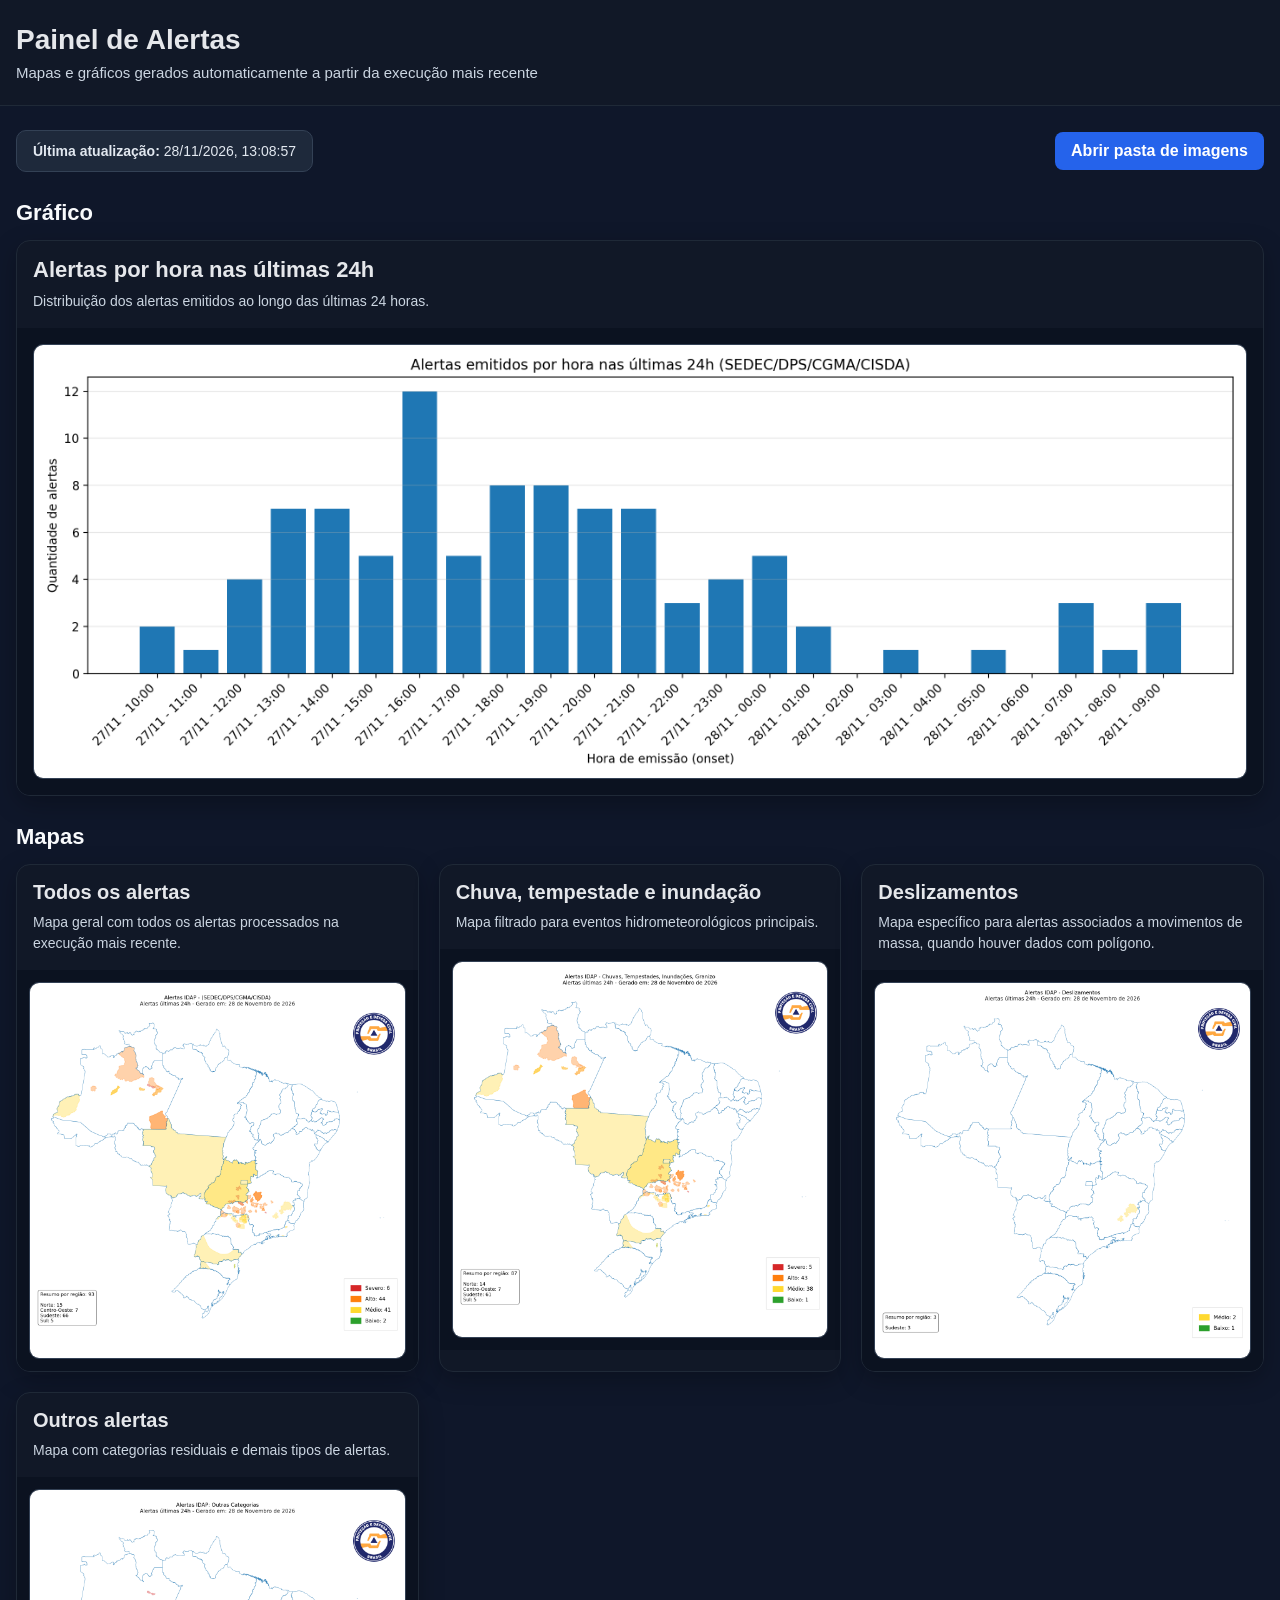
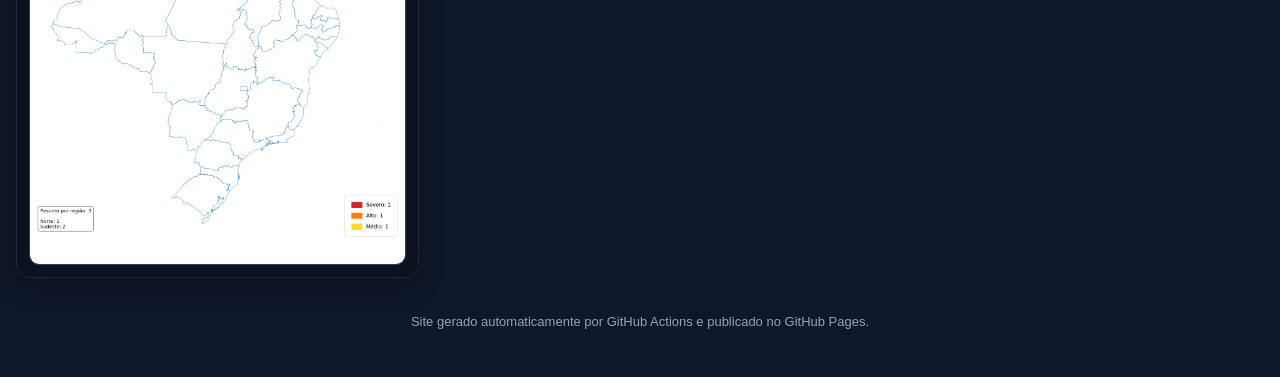
<file: site/index.html>
<!DOCTYPE html>
<html lang="pt-BR">
<head>
  <meta charset="UTF-8" />
  <meta name="viewport" content="width=device-width, initial-scale=1.0" />
  <title>Mapas e Gráficos de Alertas</title>
  <style>
    * {
      box-sizing: border-box;
    }

    body {
      margin: 0;
      font-family: Arial, Helvetica, sans-serif;
      background: #0f172a;
      color: #e5e7eb;
    }

    header {
      background: #111827;
      padding: 24px 16px;
      border-bottom: 1px solid #1f2937;
    }

    header h1 {
      margin: 0 0 8px 0;
      font-size: 28px;
    }

    header p {
      margin: 0;
      color: #cbd5e1;
      font-size: 15px;
    }

    main {
      max-width: 1280px;
      margin: 0 auto;
      padding: 24px 16px 48px;
    }

    .topo {
      display: flex;
      flex-wrap: wrap;
      gap: 12px;
      align-items: center;
      justify-content: space-between;
      margin-bottom: 24px;
    }

    .info-box {
      background: #1e293b;
      border: 1px solid #334155;
      border-radius: 10px;
      padding: 12px 16px;
      color: #e2e8f0;
      font-size: 14px;
    }

    .botao {
      display: inline-block;
      background: #2563eb;
      color: white;
      text-decoration: none;
      padding: 10px 16px;
      border-radius: 8px;
      font-weight: bold;
    }

    .secao {
      margin-top: 28px;
      margin-bottom: 12px;
    }

    .secao h2 {
      margin: 0 0 14px 0;
      font-size: 22px;
      color: #f8fafc;
    }

    .grid {
      display: grid;
      grid-template-columns: repeat(auto-fit, minmax(320px, 1fr));
      gap: 20px;
    }

    .card {
      background: #111827;
      border: 1px solid #1f2937;
      border-radius: 14px;
      overflow: hidden;
      box-shadow: 0 8px 24px rgba(0, 0, 0, 0.25);
    }

    .card h3 {
      margin: 0;
      padding: 16px 16px 8px;
      font-size: 20px;
    }

    .card p {
      margin: 0;
      padding: 0 16px 16px;
      color: #cbd5e1;
      font-size: 14px;
      line-height: 1.5;
    }

    .img-wrap {
      background: #0b1220;
      padding: 12px;
    }

    .img-wrap img {
      width: 100%;
      height: auto;
      display: block;
      border-radius: 10px;
      border: 1px solid #334155;
      background: white;
    }

    .destaque {
      background: #111827;
      border: 1px solid #1f2937;
      border-radius: 14px;
      overflow: hidden;
      box-shadow: 0 8px 24px rgba(0, 0, 0, 0.25);
      margin-bottom: 20px;
    }

    .destaque h3 {
      margin: 0;
      padding: 16px 16px 8px;
      font-size: 22px;
    }

    .destaque p {
      margin: 0;
      padding: 0 16px 16px;
      color: #cbd5e1;
      font-size: 14px;
      line-height: 1.5;
    }

    .destaque .img-wrap {
      padding: 16px;
    }

    .erro {
      margin-top: 24px;
      padding: 14px 16px;
      border-radius: 10px;
      background: #7f1d1d;
      color: #fee2e2;
      display: none;
    }

    footer {
      margin-top: 36px;
      color: #94a3b8;
      font-size: 13px;
      text-align: center;
    }
  </style>
</head>
<body>
  <header>
    <h1>Painel de Alertas</h1>
    <p>Mapas e gráficos gerados automaticamente a partir da execução mais recente</p>
  </header>

  <main>
    <section class="topo">
      <div class="info-box">
        <strong>Última atualização:</strong>
        <span id="ultima-atualizacao">carregando...</span>
      </div>

      <a class="botao" href="./imagens/" target="_blank" rel="noopener noreferrer">
        Abrir pasta de imagens
      </a>
    </section>

    <div id="mensagem-erro" class="erro">
      Não foi possível carregar o arquivo <code>ultima_atualizacao.json</code>.
    </div>

    <section class="secao">
      <h2>Gráfico</h2>

      <article class="destaque card-auto">
        <h3>Alertas por hora nas últimas 24h</h3>
        <p>Distribuição dos alertas emitidos ao longo das últimas 24 horas.</p>
        <div class="img-wrap">
          <img
            src="./imagens/grafico_alertas_por_hora_24h.png"
            alt="Gráfico de alertas por hora nas últimas 24 horas"
            data-card="true"
          />
        </div>
      </article>
    </section>

    <section class="secao">
      <h2>Mapas</h2>

      <div class="grid">
        <article class="card card-auto">
          <h3>Todos os alertas</h3>
          <p>Mapa geral com todos os alertas processados na execução mais recente.</p>
          <div class="img-wrap">
            <img
              src="./imagens/mapa_alertas_todos.png"
              alt="Mapa com todos os alertas"
              data-card="true"
            />
          </div>
        </article>

        <article class="card card-auto">
          <h3>Chuva, tempestade e inundação</h3>
          <p>Mapa filtrado para eventos hidrometeorológicos principais.</p>
          <div class="img-wrap">
            <img
              src="./imagens/mapa_alertas_chuva_temp_inund.png"
              alt="Mapa de chuva, tempestade e inundação"
              data-card="true"
            />
          </div>
        </article>

        <article class="card card-auto">
          <h3>Deslizamentos</h3>
          <p>Mapa específico para alertas associados a movimentos de massa, quando houver dados com polígono.</p>
          <div class="img-wrap">
            <img
              src="./imagens/mapa_alertas_deslizamento.png"
              alt="Mapa de deslizamentos"
              data-card="true"
            />
          </div>
        </article>

        <article class="card card-auto">
          <h3>Outros alertas</h3>
          <p>Mapa com categorias residuais e demais tipos de alertas.</p>
          <div class="img-wrap">
            <img
              src="./imagens/mapa_alertas_outros.png"
              alt="Mapa de outros alertas"
              data-card="true"
            />
          </div>
        </article>
      </div>
    </section>

    <footer>
      Site gerado automaticamente por GitHub Actions e publicado no GitHub Pages.
    </footer>
  </main>

  <script>
    async function carregarAtualizacao() {
      const el = document.getElementById("ultima-atualizacao");
      const erro = document.getElementById("mensagem-erro");

      try {
        const resposta = await fetch("./ultima_atualizacao.json?ts=" + Date.now(), {
          cache: "no-store"
        });

        if (!resposta.ok) {
          throw new Error("Arquivo não encontrado");
        }

        const dados = await resposta.json();

        if (dados && dados.gerado_em) {
          const data = new Date(dados.gerado_em);
          el.textContent = data.toLocaleString("pt-BR", {
            dateStyle: "short",
            timeStyle: "medium"
          });
        } else {
          el.textContent = "arquivo sem campo gerado_em";
        }
      } catch (e) {
        el.textContent = "não disponível";
        erro.style.display = "block";
      }
    }

    function esconderCardsSemImagem() {
      const imagens = document.querySelectorAll("img[data-card='true']");

      imagens.forEach((img) => {
        img.addEventListener("error", () => {
          const card = img.closest(".card-auto");
          if (card) {
            card.style.display = "none";
          }
        });
      });
    }

    carregarAtualizacao();
    esconderCardsSemImagem();
  </script>
</body>
</html>
</file>
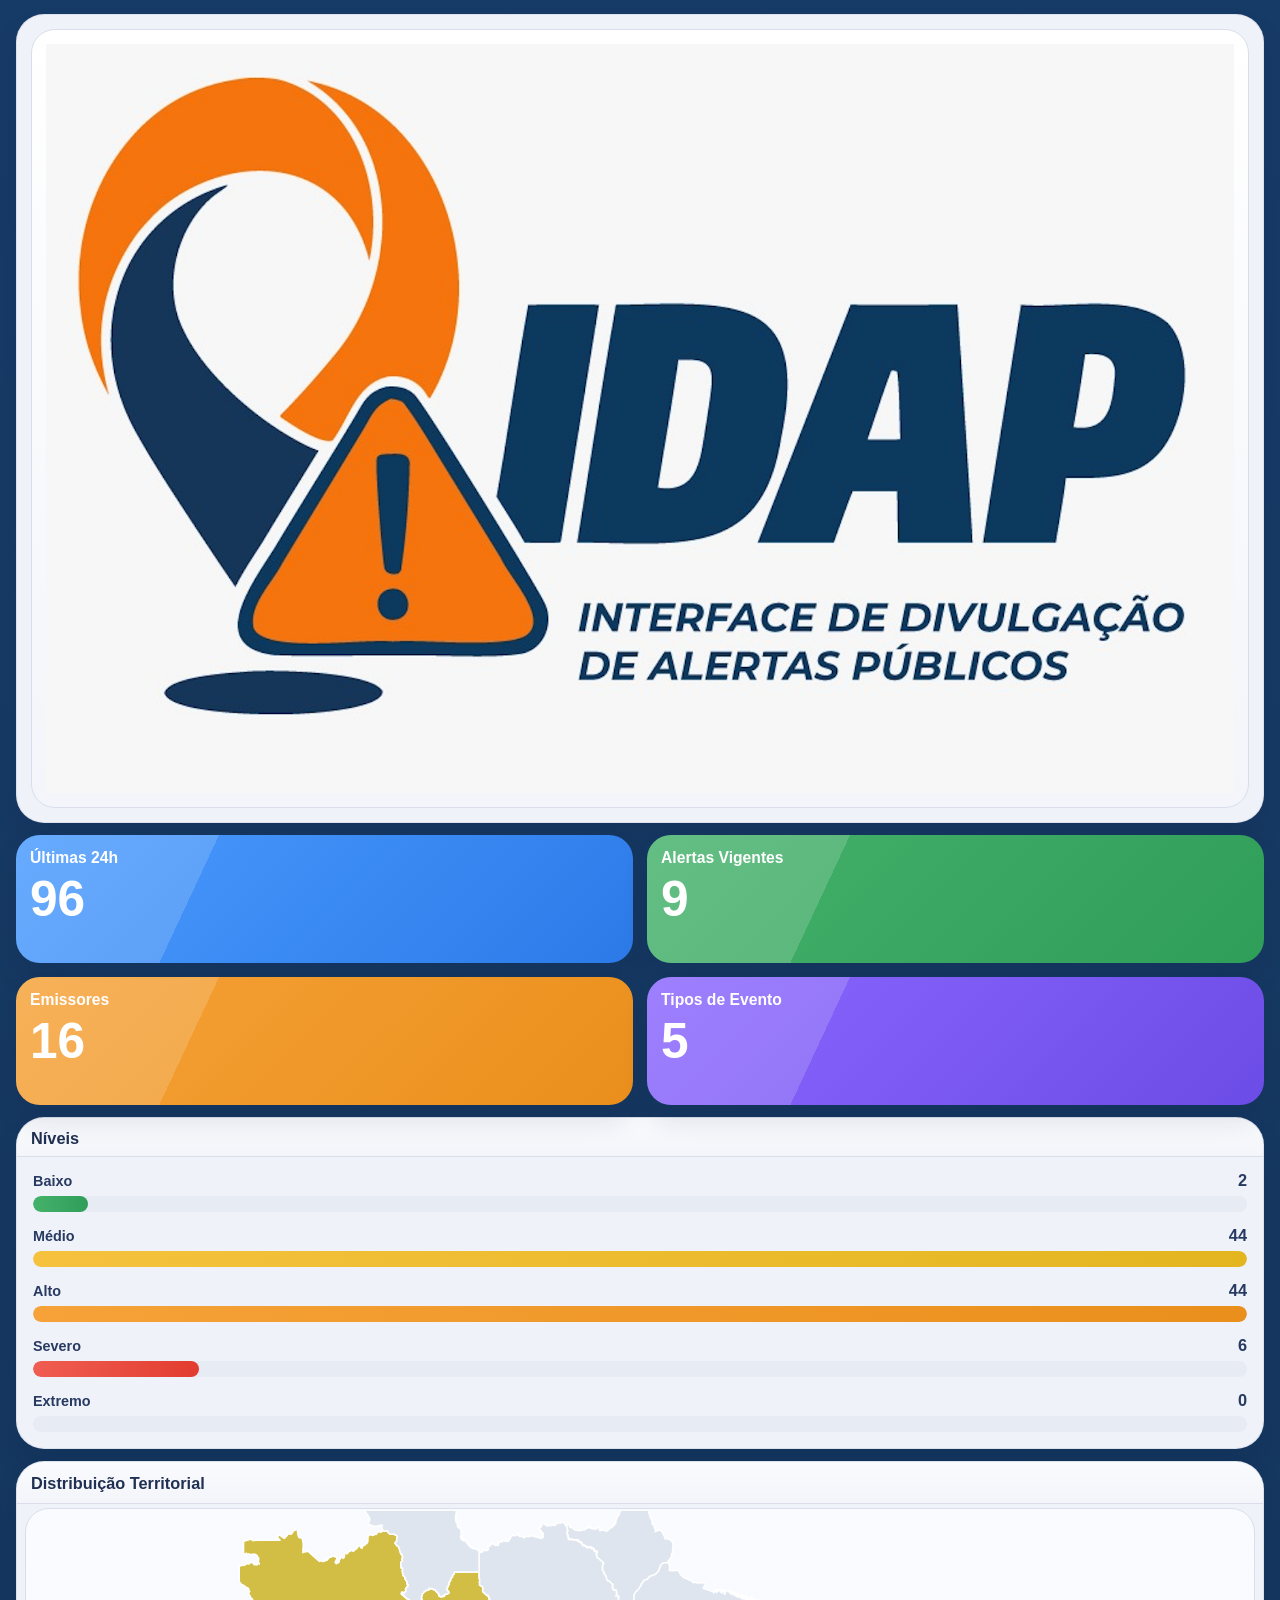
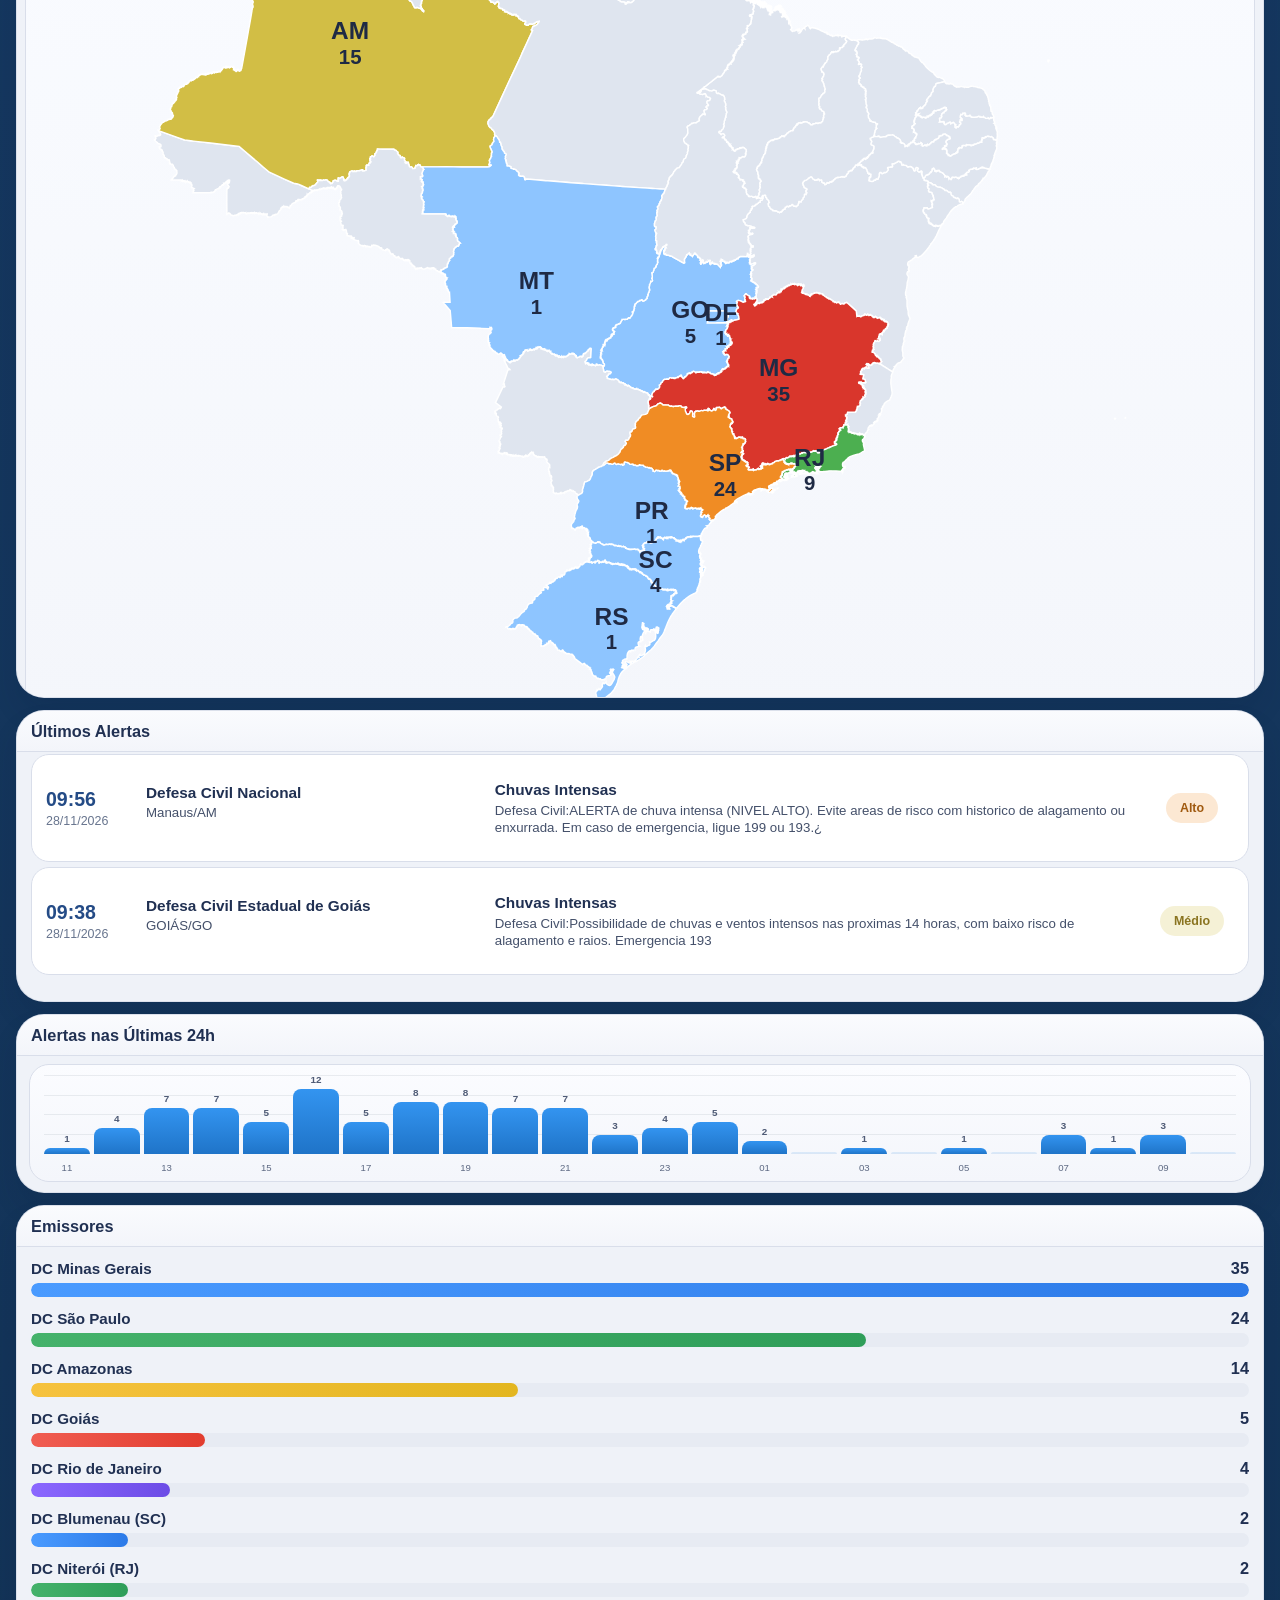
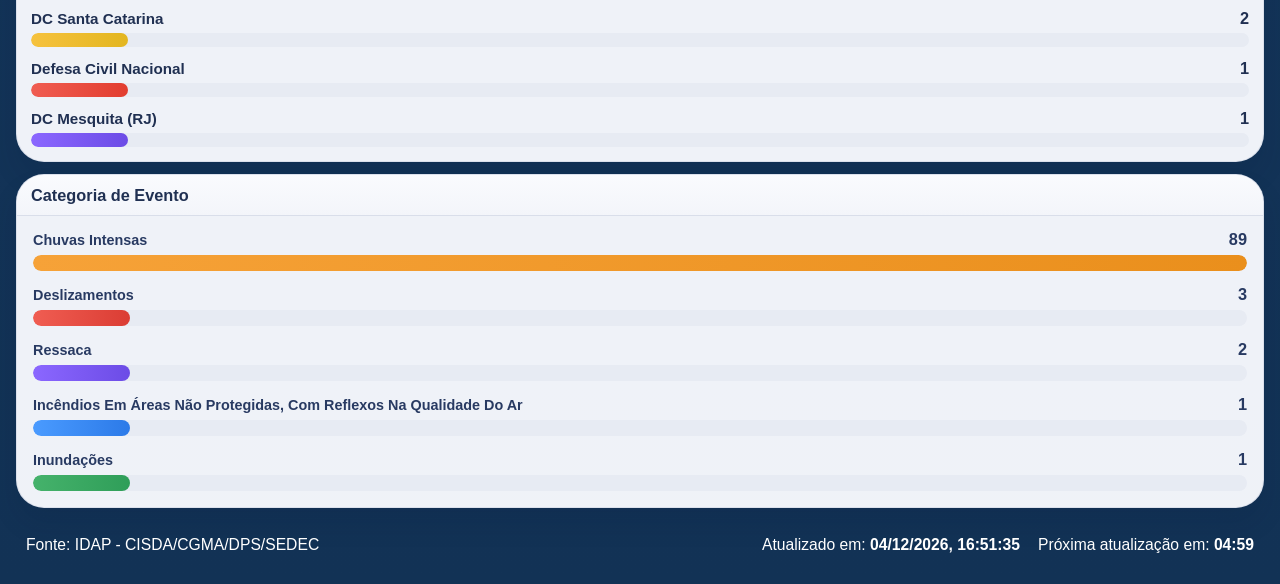
<file: site/dashboard.html>
<!DOCTYPE html>
<html lang="pt-BR">
<head>
  <meta charset="UTF-8" />
  <meta name="viewport" content="width=device-width, initial-scale=1.0" />
  <title>IDAP | Painel Operacional</title>
  <link rel="stylesheet" href="assets/dashboard.css" />
</head>
<body>
  <div class="app-shell">
    <main class="dashboard-grid">
      <aside class="left-column">
        <section class="brand-card">
          <div class="brand-logo-wrap">
            <img
              src="assets/idap-logo.png"
              alt="IDAP"
              class="brand-logo"
              onerror="this.style.display='none'; this.nextElementSibling.style.display='flex';"
            />
            <div class="brand-fallback" style="display:none;">IDAP</div>
          </div>
        </section>

        <section class="metric-stack">
          <article class="metric-card metric-blue">
            <div class="metric-label">Últimas 24h</div>
            <div id="card-24h" class="metric-value">0</div>
          </article>

          <article class="metric-card metric-green">
            <div class="metric-label">Alertas Vigentes</div>
            <div id="card-vigentes" class="metric-value">0</div>
          </article>

          <article class="metric-card metric-orange">
            <div class="metric-label">Emissores</div>
            <div id="card-autoridades" class="metric-value">0</div>
          </article>

          <article class="metric-card metric-purple">
            <div class="metric-label">Tipos de Evento</div>
            <div id="card-tipos-evento" class="metric-value">0</div>
          </article>
        </section>

        <section class="panel-card severity-panel severity-panel-compact">
          <div class="panel-head severity-head compact">
            <h2>Níveis</h2>
          </div>
          <div id="severity-breakdown" class="severity-breakdown"></div>
        </section>
      </aside>

      <section class="center-column">
        <section class="panel-card map-panel">
          <div class="panel-head">
            <h2>Distribuição Territorial</h2>
          </div>
          <div id="mapa-uf" class="map-holder"></div>
        </section>

        <section class="panel-card recent-panel recent-panel-wide">
          <div class="panel-head compact">
            <h2>Últimos Alertas</h2>
          </div>
          <div id="ultimos-alertas" class="recent-list recent-list-wide"></div>
        </section>

        <section class="panel-card hourly-panel">
          <div class="panel-head compact">
            <h2>Alertas nas Últimas 24h</h2>
          </div>
          <div id="hourly-breakdown" class="hourly-breakdown"></div>
        </section>
      </section>

      <aside class="right-column">
        <section class="panel-card top-panel">
          <div class="panel-head compact">
            <h2>Emissores</h2>
          </div>
          <div id="top5-autoridades" class="top-list"></div>
        </section>

        
        <section class="panel-card event-panel">
          <div class="panel-head compact">
            <div class="event-head">
              <h2>Categoria de Evento</h2>
              
            </div>
          </div>
          <div id="event-breakdown" class="event-breakdown"></div>
        </section>
      </aside>
    </main>

    <footer class="footer-bar">
      <div class="footer-left">
        <span class="footer-item">Fonte: IDAP - CISDA/CGMA/DPS/SEDEC</span>
      </div>
      <div class="footer-right">
        <span class="footer-item">Atualizado em: <strong id="meta-atualizado">--/--/---- --:--:--</strong></span>
        <span class="footer-item">Próxima atualização em: <strong id="refresh-countdown">05:00</strong></span>
      </div>
    </footer>
  </div>

  <script src="assets/dashboard.js"></script>
</body>
</html>
</file>
<file: site/assets/dashboard.css>
:root {
  --bg-navy: #173b67;
  --bg-navy-2: #123255;
  --panel-bg: #f4f6fb;
  --panel-border: #d9deea;
  --text: #203052;
  --muted: #68758e;
  --white: #ffffff;
  --shadow: 0 16px 26px rgba(6, 28, 56, 0.12);

  --blue-1: #4a9bff;
  --blue-2: #2c7ae8;
  --green-1: #45b26b;
  --green-2: #2f9e59;
  --orange-1: #f6a238;
  --orange-2: #ea8f1c;
  --purple-1: #8b67ff;
  --purple-2: #6c4ce6;
}

* { box-sizing: border-box; }

html, body {
  width: 100%;
  height: 100%;
  margin: 0;
  padding: 0;
  background: var(--bg-navy);
  color: var(--text);
  font-family: Arial, Helvetica, sans-serif;
  overflow: hidden;
}

body {
  display: flex;
  justify-content: center;
  align-items: center;
}

.app-shell {
  width: min(96vw, 1920px);
  height: min(96vh, 1080px);
  aspect-ratio: 16 / 9;
  margin: auto;
  background: linear-gradient(180deg, var(--bg-navy) 0%, var(--bg-navy-2) 100%);
  padding: 14px 16px 12px;
  display: grid;
  grid-template-rows: 1fr auto;
  gap: 10px;
  overflow: hidden;
}

.dashboard-grid {
  display: grid;
  grid-template-columns: 348px 1fr 394px;
  gap: 12px;
  min-height: 0;
}

.left-column, .center-column, .right-column {
  min-height: 0;
  display: grid;
  gap: 12px;
}

.left-column {
  grid-template-rows: 164px 300px 1fr;
}

.center-column {
  grid-template-rows: 1.02fr 0.56fr 0.34fr;
}

.right-column {
  grid-template-rows: auto 1fr;
  align-content: stretch;
}

.brand-card,
.panel-card {
  background: rgba(244, 246, 251, 0.98);
  border: 1px solid rgba(217, 222, 234, 0.88);
  border-radius: 28px;
  box-shadow: var(--shadow);
  overflow: hidden;
}

.brand-card {
  display: flex;
  align-items: center;
  justify-content: center;
  padding: 14px;
}

.brand-logo-wrap {
  width: 100%;
  height: 100%;
  border-radius: 24px;
  background: linear-gradient(180deg, #ffffff 0%, #f3f5fa 100%);
  border: 1px solid var(--panel-border);
  display: flex;
  align-items: center;
  justify-content: center;
  padding: 14px;
  overflow: hidden;
}

.brand-logo {
  max-width: 100%;
  max-height: 100%;
  width: auto;
  height: auto;
  object-fit: contain;
  display: block;
}

.brand-fallback {
  width: 100%;
  height: 100%;
  align-items: center;
  justify-content: center;
  font-size: 4rem;
  font-weight: 900;
  color: var(--bg-navy);
}

.metric-stack {
  display: grid;
  grid-template-columns: 1fr 1fr;
  grid-auto-rows: minmax(128px, 1fr);
  gap: 14px;
}

.metric-card {
  position: relative;
  border-radius: 24px;
  color: var(--white);
  padding: 14px 14px 12px;
  overflow: hidden;
  box-shadow: var(--shadow);
}

.metric-card::before {
  content: "";
  position: absolute;
  inset: 0;
  background: linear-gradient(115deg, rgba(255,255,255,0.16) 0 30%, transparent 30% 100%);
  pointer-events: none;
}

.metric-blue { background: linear-gradient(135deg, var(--blue-1), var(--blue-2)); }
.metric-green { background: linear-gradient(135deg, var(--green-1), var(--green-2)); }
.metric-orange { background: linear-gradient(135deg, var(--orange-1), var(--orange-2)); }
.metric-purple { background: linear-gradient(135deg, var(--purple-1), var(--purple-2)); }

.metric-label {
  position: relative;
  z-index: 1;
  font-size: 0.98rem;
  font-weight: 700;
  margin-bottom: 8px;
}

.metric-value {
  position: relative;
  z-index: 1;
  font-size: 3.35rem;
  line-height: 1;
  font-weight: 900;
}

.panel-head {
  padding: 12px 14px 8px;
  border-bottom: 1px solid var(--panel-border);
  background: linear-gradient(180deg, #fafbfe 0%, #f3f5fa 100%);
}

.panel-head.compact {
  padding: 11px 14px 8px;
}

.panel-head h2 {
  margin: 0 0 2px;
  font-size: 1.02rem;
  font-weight: 800;
}

.panel-head p {
  margin: 0;
  font-size: 0.92rem;
  color: var(--muted);
}

.recent-list {
  padding: 10px;
  display: grid;
  gap: 8px;
  overflow: hidden;
}

.recent-item {
  display: grid;
  grid-template-columns: 76px 1.05fr 1.8fr 80px;
  gap: 10px;
  align-items: center;
  background: #ffffff;
  border: 1px solid var(--panel-border);
  border-radius: 18px;
  padding: 8px 12px;
  min-height: 84px;
}

.recent-time-hour {
  font-size: 0.98rem;
  font-weight: 900;
  color: #244b86;
}

.recent-time-date {
  margin-top: 3px;
  font-size: 0.68rem;
  color: var(--muted);
}

.recent-emissor-name,
.recent-evento {
  font-size: 0.8rem;
  font-weight: 800;
  line-height: 1.15;
}

.recent-emissor-loc,
.recent-desc {
  font-size: 0.7rem;
  line-height: 1.2;
  color: #44506a;
  margin-top: 2px;
}

.recent-tag {
  justify-self: center;
  padding: 6px 11px;
  border-radius: 999px;
  font-size: 0.7rem;
  font-weight: 800;
}

.recent-tag.baixo { background: rgba(76, 175, 80, 0.18); color: #2f7d32; }
.recent-tag.medio { background: rgba(210, 190, 69, 0.22); color: #8a7420; }
.recent-tag.alto { background: rgba(240, 140, 36, 0.2); color: #a05a10; }
.recent-tag.severo { background: rgba(219, 61, 52, 0.18); color: #a32620; }
.recent-tag.extremo { background: rgba(106, 67, 217, 0.18); color: #5d37c1; }

.map-holder {
  padding: 4px 8px 8px;
  height: 100%;
}

.top-panel {
  align-self: start;
}

.top-panel .top-list {
  overflow: visible;
}

.map-inner {
  width: 100%;
  height: 100%;
  border-radius: 24px;
  border: 1px solid var(--panel-border);
  background: linear-gradient(180deg, #f9fbff 0%, #f4f6fb 100%);
  padding: 2px;
  display: flex;
  align-items: stretch;
  justify-content: stretch;
}

.map-svg-wrap {
  flex: 1;
  min-height: 0;
  display: flex;
  align-items: stretch;
  justify-content: stretch;
}

.map-svg-wrap svg {
  width: 100%;
  height: 100%;
  display: block;
}

.top-list {
  padding: 14px 16px 16px;
  display: flex;
  flex-direction: column;
  gap: 14px;
  overflow: hidden;
}

.top-item {
  display: grid;
  gap: 6px;
}

.top-item-head {
  display: flex;
  justify-content: space-between;
  gap: 10px;
  align-items: center;
}

.top-item-name {
  flex: 1;
  min-width: 0;
  font-size: 0.95rem;
  font-weight: 800;
  white-space: nowrap;
  overflow: hidden;
  text-overflow: ellipsis;
}

.top-item-value {
  font-size: 1.02rem;
  font-weight: 900;
}

.top-track {
  height: 14px;
  border-radius: 999px;
  background: #e7ebf3;
  overflow: hidden;
}

.top-fill {
  height: 100%;
  border-radius: 999px;
}

.top-blue { background: linear-gradient(90deg, #4a9bff, #2c7ae8); }
.top-green { background: linear-gradient(90deg, #45b26b, #2f9e59); }
.top-orange { background: linear-gradient(90deg, #f6c23e, #e3b620); }
.top-red { background: linear-gradient(90deg, #f05d52, #e23d2f); }
.top-purple { background: linear-gradient(90deg, #8b67ff, #6c4ce6); }

.chart-holder {
  padding: 12px 14px 20px;
  height: 100%;
  min-height: 0;
}

.chart-holder canvas {
  width: 100% !important;
  height: 100% !important;
}

.donut-holder {
  height: 100%;
  min-height: 0;
  display: flex;
  align-items: stretch;
}

.small-donut {
  height: 255px;
  max-height: none;
}

.recent-desc {
  display: -webkit-box;
  -webkit-line-clamp: 2;
  -webkit-box-orient: vertical;
  overflow: hidden;
}

.hourly-panel {
  display: grid;
  grid-template-rows: auto 1fr;
  min-height: 0;
}

.hourly-breakdown {
  padding: 8px 12px 10px;
  min-height: 0;
  display: flex;
  align-items: stretch;
}

.hourly-chart {
  position: relative;
  width: 100%;
  height: 100%;
  min-height: 118px;
  border: 1px solid var(--panel-border);
  border-radius: 20px;
  background: linear-gradient(180deg, #fbfcff 0%, #f4f6fb 100%);
  padding: 10px 14px 8px;
  display: grid;
  grid-template-rows: 1fr auto;
  gap: 8px;
}

.hourly-grid {
  position: absolute;
  inset: 10px 14px 28px 14px;
  display: grid;
  grid-template-rows: repeat(4, 1fr);
  pointer-events: none;
}

.hourly-grid-line {
  border-top: 1px solid rgba(102, 112, 133, 0.12);
}

.hourly-bars {
  position: relative;
  z-index: 1;
  display: grid;
  grid-template-columns: repeat(24, minmax(0, 1fr));
  align-items: end;
  gap: 4px;
  min-height: 0;
}

.hourly-bar-col {
  min-width: 0;
  height: 100%;
  display: flex;
  flex-direction: column;
  justify-content: flex-end;
  align-items: center;
}

.hourly-bar-value {
  font-size: 0.62rem;
  line-height: 1;
  font-weight: 800;
  color: #4f5b76;
  margin-bottom: 4px;
}

.hourly-bar {
  width: 100%;
  min-height: 2px;
  border-radius: 8px 8px 0 0;
  background: linear-gradient(180deg, #3394f0 0%, #1f74c8 100%);
}

.hourly-labels {
  display: grid;
  grid-template-columns: repeat(24, minmax(0, 1fr));
  gap: 4px;
  align-items: start;
}

.hourly-label {
  text-align: center;
  font-size: 0.6rem;
  color: #5c6882;
  white-space: nowrap;
}

.hourly-label.muted {
  color: transparent;
}

.footer-bar {
  min-height: 54px;
  display: flex;
  justify-content: space-between;
  gap: 12px;
  align-items: center;
  padding: 0 10px;
  color: #ffffff;
  font-size: 1.12rem;
}

.footer-left,
.footer-right {
  display: flex;
  gap: 18px;
  align-items: center;
  flex-wrap: wrap;
}

.footer-item strong {
  font-weight: 900;
}

.empty-state {
  display: flex;
  align-items: center;
  justify-content: center;
  height: 100%;
  min-height: 120px;
  color: var(--muted);
  font-weight: 700;
  text-align: center;
  padding: 20px;
}

@media (max-width: 1600px) {
  .dashboard-grid {
    grid-template-columns: 320px 1fr 380px;
  }

  .metric-value { font-size: 3.1rem; }

  .recent-desc {
    display: -webkit-box;
    -webkit-line-clamp: 2;
    -webkit-box-orient: vertical;
    overflow: hidden;
  }

  .hourly-panel {
    display: grid;
    grid-template-rows: auto 1fr;
    min-height: 0;
  }

  .hourly-breakdown {
    padding: 8px 12px 10px;
    min-height: 0;
    display: flex;
    align-items: stretch;
  }

  .hourly-chart {
    position: relative;
    width: 100%;
    height: 100%;
    min-height: 118px;
    border: 1px solid var(--panel-border);
    border-radius: 20px;
    background: linear-gradient(180deg, #fbfcff 0%, #f4f6fb 100%);
    padding: 10px 14px 8px;
    display: grid;
    grid-template-rows: 1fr auto;
    gap: 8px;
  }

  .hourly-grid {
    position: absolute;
    inset: 10px 14px 28px 14px;
    display: grid;
    grid-template-rows: repeat(4, 1fr);
    pointer-events: none;
  }

  .hourly-grid-line {
    border-top: 1px solid rgba(102, 112, 133, 0.12);
  }

  .hourly-bars {
    position: relative;
    z-index: 1;
    display: grid;
    grid-template-columns: repeat(24, minmax(0, 1fr));
    align-items: end;
    gap: 4px;
    min-height: 0;
  }

  .hourly-bar-col {
    min-width: 0;
    height: 100%;
    display: flex;
    flex-direction: column;
    justify-content: flex-end;
    align-items: center;
  }

  .hourly-bar-value {
    font-size: 0.62rem;
    line-height: 1;
    font-weight: 800;
    color: #4f5b76;
    margin-bottom: 4px;
  }

  .hourly-bar {
    width: 100%;
    min-height: 2px;
    border-radius: 8px 8px 0 0;
    background: linear-gradient(180deg, #3394f0 0%, #1f74c8 100%);
  }

  .hourly-labels {
    display: grid;
    grid-template-columns: repeat(24, minmax(0, 1fr));
    gap: 4px;
    align-items: start;
  }

  .hourly-label {
    text-align: center;
    font-size: 0.6rem;
    color: #5c6882;
    white-space: nowrap;
  }

  .hourly-label.muted {
    color: transparent;
  }

  .footer-bar { font-size: 0.98rem; }
}

@media (max-width: 1280px) {
  html, body {
    overflow: auto;
    height: auto;
  }

  body {
    align-items: flex-start;
  }

  .app-shell {
    width: 100%;
    height: auto;
    aspect-ratio: auto;
    min-height: auto;
  }

  .dashboard-grid {
    grid-template-columns: 1fr;
  }

  .left-column,
  .center-column,
  .right-column {
    grid-template-rows: auto;
  }
}

.top-panel .panel-head { padding-bottom: 8px; }
.top-list { gap: 12px; padding: 12px 14px 14px; }
.top-item { gap: 5px; }

.right-column .panel-card {
  min-height: 0;
}

.right-column .chart-holder {
  display: flex;
  align-items: stretch;
  justify-content: center;
}

.right-column .chart-holder canvas {
  flex: 1;
}

.event-panel {
  display: grid;
  grid-template-rows: auto 1fr;
  min-height: 0;
}

.event-head {
  display: flex;
  align-items: center;
  justify-content: space-between;
  gap: 12px;
  flex-wrap: wrap;
}

.event-legend {
  display: inline-flex;
  align-items: center;
  gap: 8px;
  flex-wrap: wrap;
}

.event-legend-item {
  display: inline-flex;
  align-items: center;
  gap: 6px;
  padding: 4px 8px;
  border-radius: 999px;
  background: rgba(255,255,255,.72);
  border: 1px solid rgba(217, 222, 234, .92);
  font-size: .74rem;
  font-weight: 700;
  color: #33415f;
  line-height: 1;
}

.event-dot {
  width: 10px;
  height: 10px;
  border-radius: 50%;
  display: inline-block;
  flex: 0 0 10px;
  box-shadow: inset 0 0 0 1px rgba(0,0,0,.08);
}

.event-c1 { background: #f08c24; }
.event-c2 { background: #db3d34; }
.event-c3 { background: #6a43d9; }
.event-c4 { background: #2382ea; }
.event-c5 { background: #4caf50; }

.event-breakdown {
  padding: 14px 16px 16px;
  display: flex;
  flex-direction: column;
  gap: 14px;
  min-height: 0;
  overflow: hidden;
}

.event-row {
  display: grid;
  gap: 6px;
}

.event-row-head {
  display: flex;
  justify-content: space-between;
  align-items: center;
  gap: 10px;
}

.event-row-name {
  flex: 1;
  min-width: 0;
  font-size: .96rem;
  font-weight: 800;
  white-space: nowrap;
  overflow: hidden;
  text-overflow: ellipsis;
  color: #283a62;
}

.event-row-value {
  font-size: 1.12rem;
  font-weight: 900;
  color: #283a62;
}

.event-track {
  height: 16px;
  border-radius: 999px;
  background: #e7ebf3;
  overflow: hidden;
}

.event-fill {
  height: 100%;
  border-radius: 999px;
}

.event-fill.event-c1 { background: linear-gradient(90deg, #f6a238, #ea8f1c); }
.event-fill.event-c2 { background: linear-gradient(90deg, #f05d52, #db3d34); }
.event-fill.event-c3 { background: linear-gradient(90deg, #8b67ff, #6c4ce6); }
.event-fill.event-c4 { background: linear-gradient(90deg, #4a9bff, #2c7ae8); }
.event-fill.event-c5 { background: linear-gradient(90deg, #45b26b, #2f9e59); }

@media (max-width: 1600px) {
  .event-row-name { font-size: .9rem; }
  .event-row-value { font-size: 1.02rem; }
}

@media (max-width: 1280px) {
  .event-head {
    align-items: flex-start;
  }
}

.severity-head {
  display: flex;
  align-items: center;
  justify-content: space-between;
  gap: 14px;
  flex-wrap: wrap;
}

.severity-head h2 {
  margin: 0;
  flex: 0 0 auto;
}

.severity-panel-compact .panel-head {
  padding-bottom: 8px;
}

.severity-breakdown {
  padding: 14px 16px 16px;
  display: flex;
  flex-direction: column;
  gap: 14px;
  min-height: 0;
  overflow: hidden;
}

.severity-row {
  display: grid;
  gap: 6px;
}

.severity-row-head {
  display: flex;
  justify-content: space-between;
  align-items: center;
  gap: 10px;
}

.severity-row-name {
  flex: 1;
  min-width: 0;
  font-size: .96rem;
  font-weight: 800;
  white-space: nowrap;
  overflow: hidden;
  text-overflow: ellipsis;
  color: #283a62;
}

.severity-row-value {
  font-size: 1.12rem;
  font-weight: 900;
  color: #283a62;
}

.severity-track {
  height: 16px;
  border-radius: 999px;
  background: #e7ebf3;
  overflow: hidden;
}

.severity-fill {
  height: 100%;
  border-radius: 999px;
}

.severity-fill.sev-c1 { background: linear-gradient(90deg, #45b26b, #2f9e59); }
.severity-fill.sev-c2 { background: linear-gradient(90deg, #f6c23e, #e3b620); }
.severity-fill.sev-c3 { background: linear-gradient(90deg, #f6a238, #ea8f1c); }
.severity-fill.sev-c4 { background: linear-gradient(90deg, #f05d52, #e23d2f); }
.severity-fill.sev-c5 { background: linear-gradient(90deg, #8b67ff, #6c4ce6); }

@media (max-width: 1600px) {
  .severity-row-name { font-size: .9rem; }
  .severity-row-value { font-size: 1.02rem; }
}

.recent-panel-wide .panel-head {
  padding-bottom: 8px;
}

.recent-list-wide {
  padding: 14px;
  gap: 5px;
}

.recent-list-wide .recent-item {
  grid-template-columns: 90px 1.05fr 2fr 84px;
  min-height: 108px;
  padding: 12px 14px;
  position: relative;
  top: -12px;
}

.recent-list-wide .recent-emissor {
  position: relative;
  top: -6px;
}

.recent-list-wide .recent-time-hour {
  font-size: 1.22rem;
}

.recent-list-wide .recent-time-date {
  font-size: 0.78rem;
}

.recent-list-wide .recent-emissor-name,
.recent-list-wide .recent-evento {
  font-size: 0.96rem;
  line-height: 1.18;
}

.recent-list-wide .recent-emissor-loc,
.recent-list-wide .recent-desc {
  font-size: 0.83rem;
  line-height: 1.28;
}

.recent-list-wide .recent-tag {
  font-size: 0.78rem;
  padding: 8px 14px;
}

.recent-list-wide {
  position: relative;
  min-height: 210px;
  transition: opacity 260ms ease, transform 260ms ease;
}

.recent-list-wide.recent-list-leave {
  opacity: 0;
  transform: translateY(10px);
}

.recent-list-wide.recent-list-enter {
  opacity: 1;
  transform: translateY(0);
}
</file>
